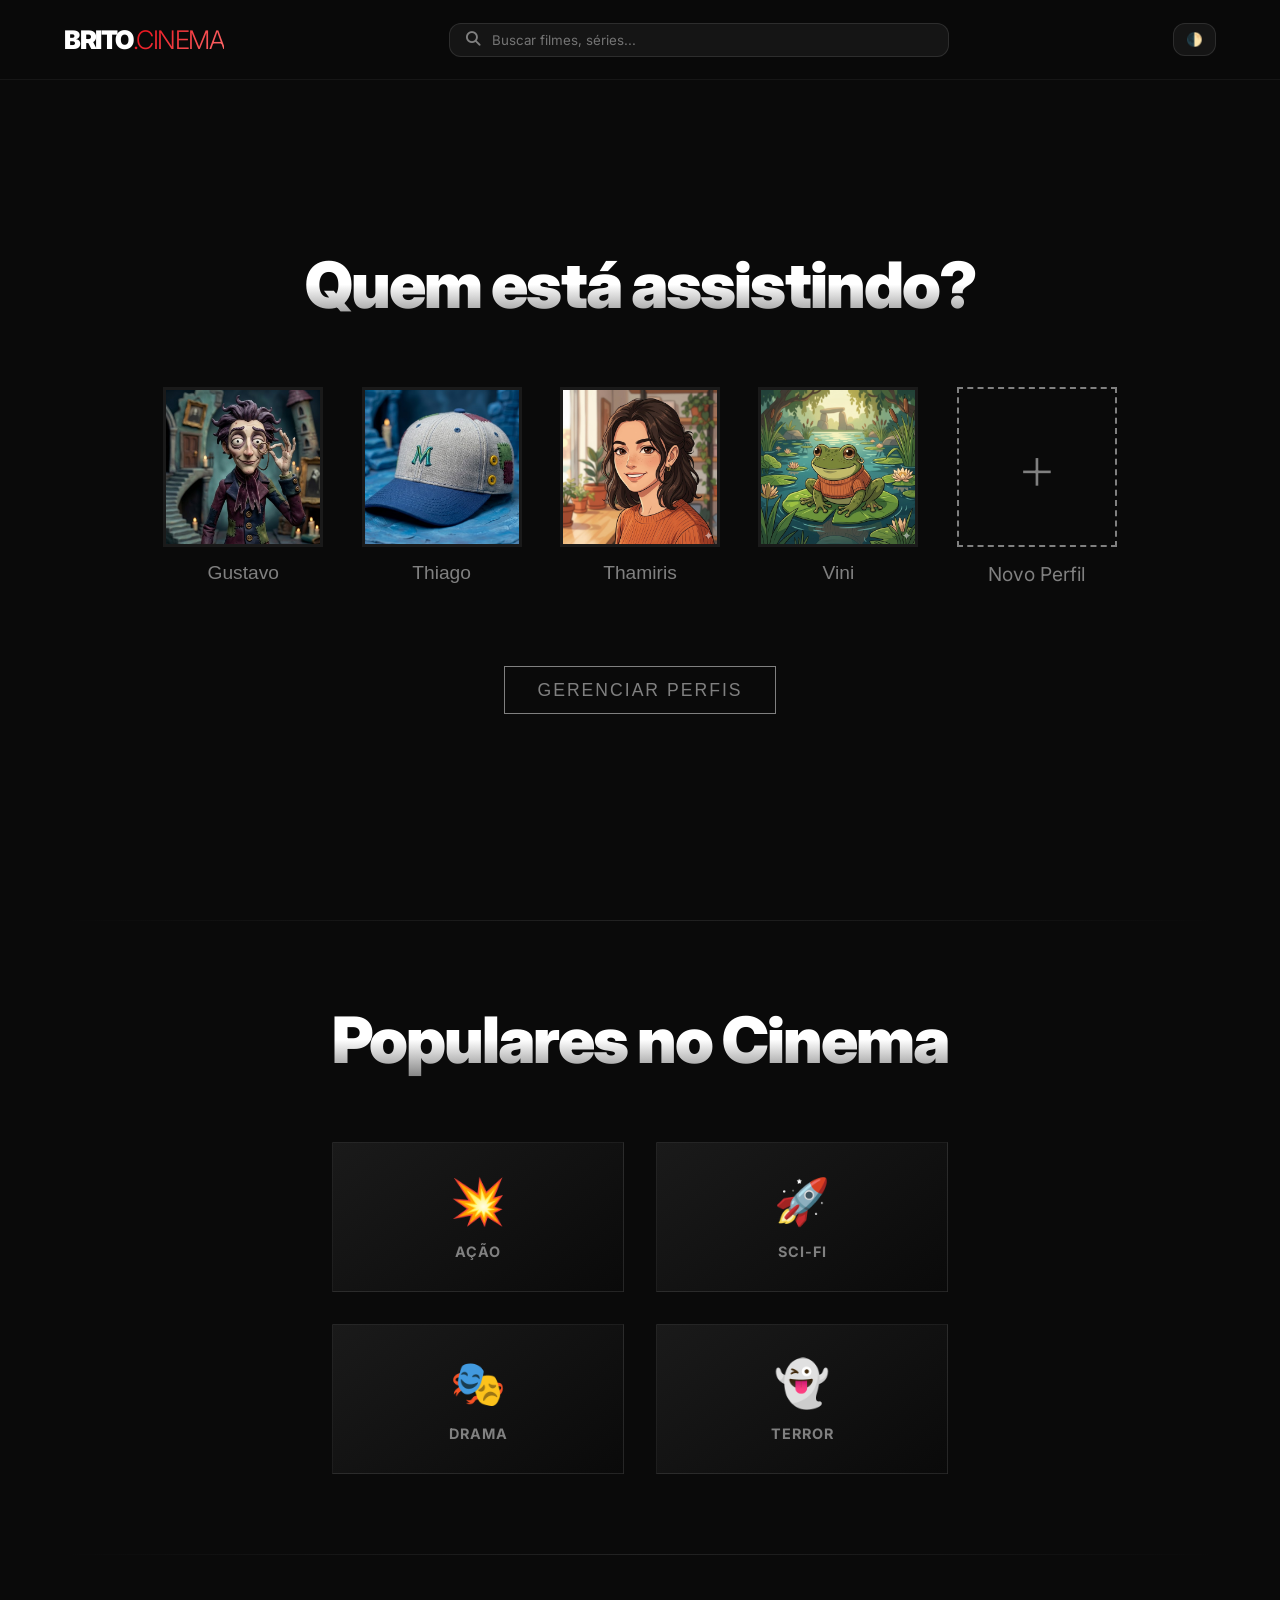
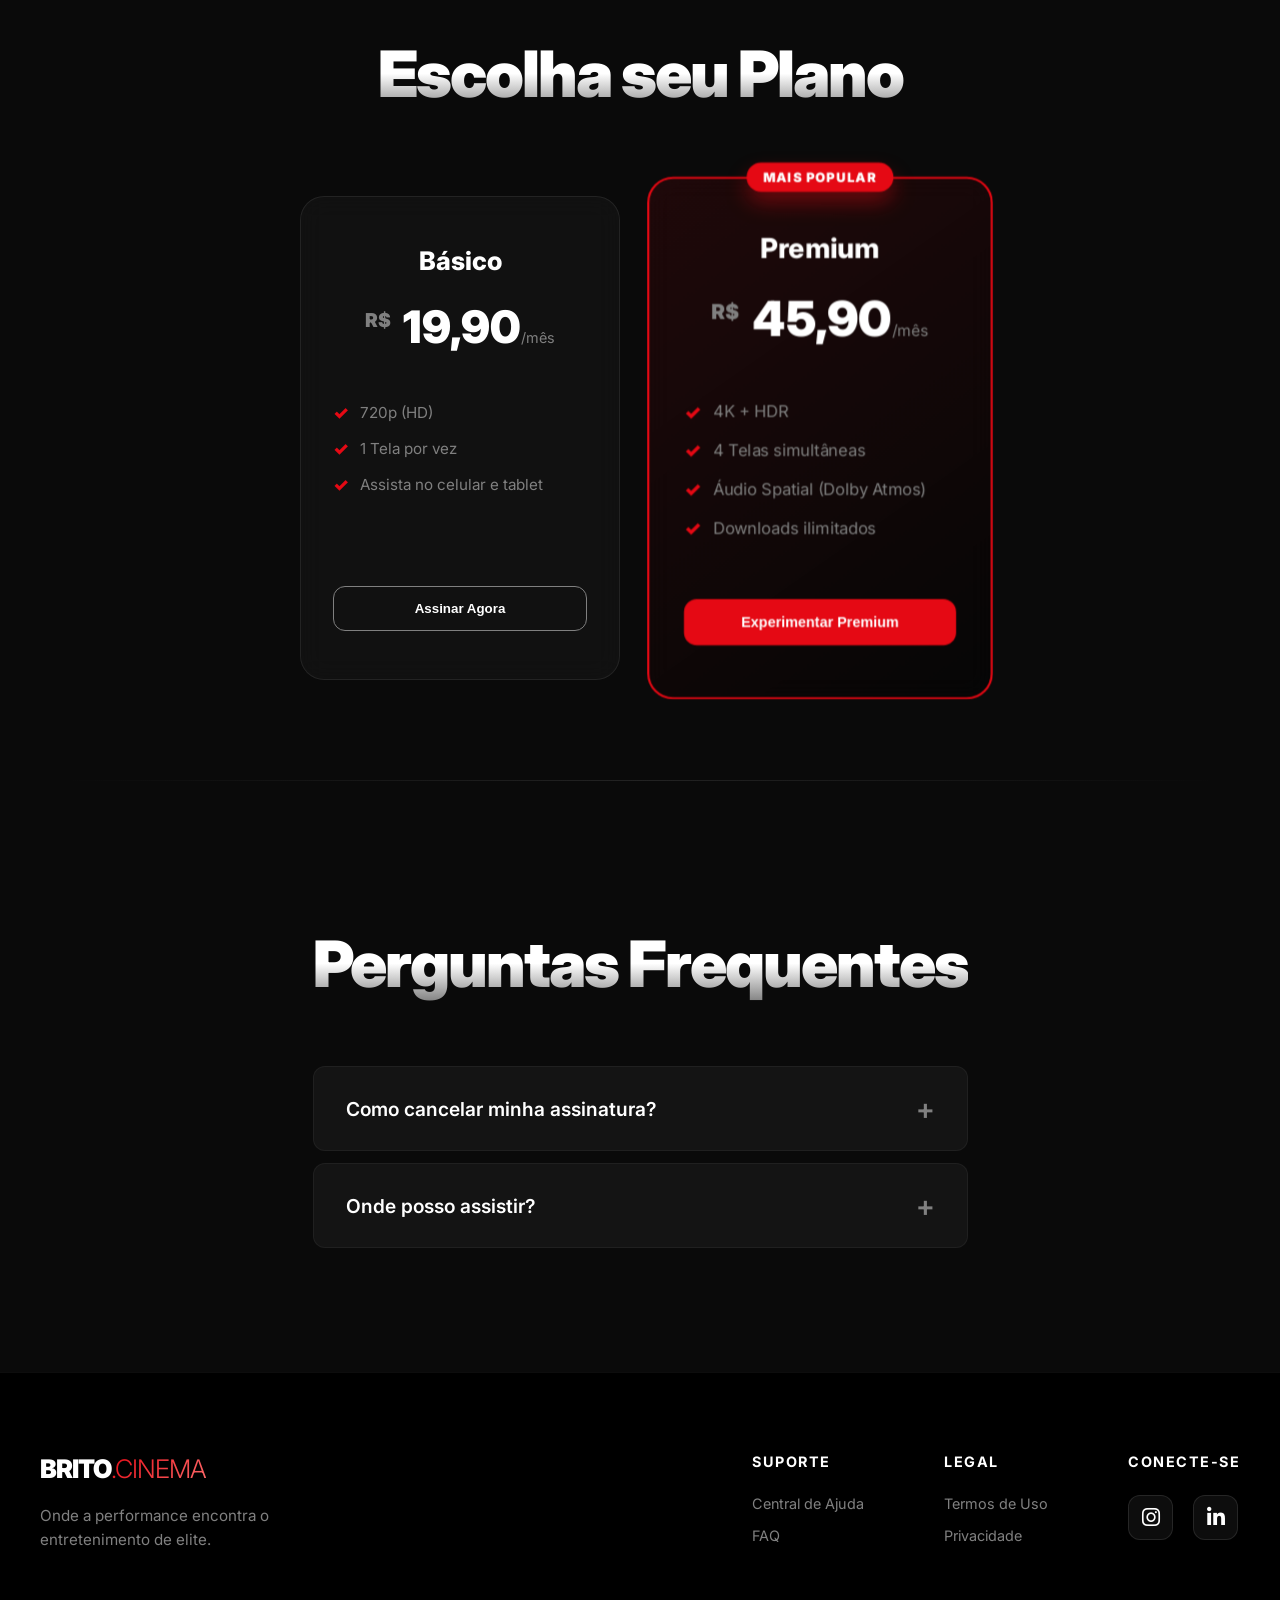
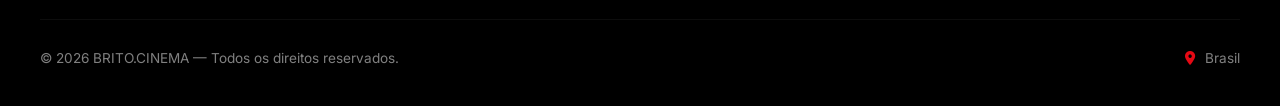
<file: index.html>
<!DOCTYPE html>
<html lang="pt-br">

<head>
    <meta charset="UTF-8">
    <meta name="viewport" content="width=device-width, initial-scale=1.0">
    <title>BRITO.CINEMA</title>
    <link rel="stylesheet" href="https://cdnjs.cloudflare.com/ajax/libs/font-awesome/6.5.1/css/all.min.css">
    <link href="https://fonts.googleapis.com/css2?family=Inter:wght@400;600;700;900&display=swap" rel="stylesheet">
    <link rel="stylesheet" href="./styles/base.css">
    <link rel="stylesheet" href="./styles/profiles.css">
    <link rel="stylesheet" href="./styles/trending.css">
    <link rel="stylesheet" href="./styles/plans.css">
    <link rel="stylesheet" href="./styles/faq.css">
    <link rel="stylesheet" href="./styles/footer.css">
    <link rel="stylesheet" href="./styles/header.css">

</head>

<body class="dark-mode">

    <div id="header-root"></div>

    <main>
        <div id="profiles-root"></div>
        <hr class="section-divider">
        <div id="trending-root"></div>
        <hr class="section-divider">
        <div id="plans-root"></div>
        <hr class="section-divider">
        <div id="faq-root"></div>
    </main>

    <div id="footer-root"></div>

    <script src="./scripts/loader.js"></script>
    <script src="./scripts/theme.js"></script>
    <script src="./scripts/accordions.js"></script>
    <script src="./scripts/main.js"></script>
</body>
</html>
</file>
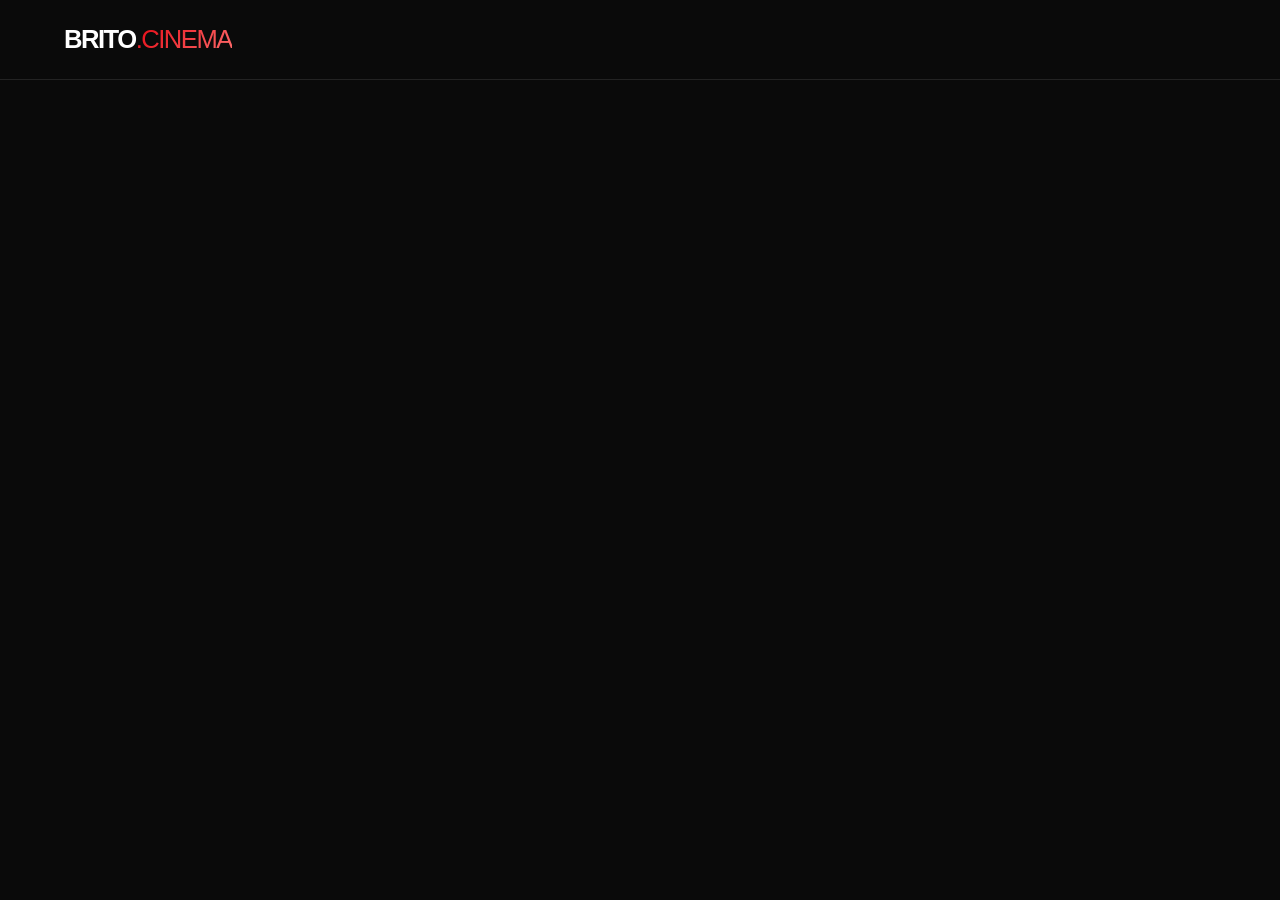
<file: results.html>
<!DOCTYPE html>
<html lang="pt-br">

<head>
    <meta charset="UTF-8">
    <meta name="viewport" content="width=device-width, initial-scale=1.0">
    <title>Filmes encontrados | BRITO.CINEMA</title>
    <link rel="stylesheet" href="/styles/base.css">
    <link rel="stylesheet" href="/styles/results.css">
</head>

<body>

    <header id="main-header">
        <div class="logo">
            <a href="/index.html">
                BRITO<span class="logo-sub">.CINEMA</span>
            </a>
        </div>
    </header>

  <section class="results-section">
    <h1 class="section-title" id="results-title"></h1>
    <div id="grid-cards" class="grid-cards"></div>
</section>

    <script src="/scripts/services/api.js"></script>
    <script src="/scripts/search.js"></script>

</body>

</html>
</file>
<file: styles/base.css>
:root {
    --primary: #e50914;
    --primary-hover: #ff1f1f;
    --bg-dark: #0a0a0a;
    --card-bg: #141414;
    --text-main: #fff;
    --text-muted: #808080;
    --header-glass: rgba(10, 10, 10, 0.75);
    --transition: all 0.5s cubic-bezier(0.23, 1, 0.32, 1);
}

.light-mode {
    --bg-dark: #f8f9fa;
    --card-bg: #fff;
    --text-main: #1a1a1a;
    --text-muted: #707070;
    --header-glass: rgba(248, 249, 250, 0.8);
}

* {
    margin: 0;
    padding: 0;
    box-sizing: border-box;
    -webkit-font-smoothing: antialiased;
}

body {
    background: var(--bg-dark);
    color: var(--text-main);
    font-family: 'Inter', sans-serif;
    overflow-x: hidden;
    transition: background 0.6s ease;
}

main {
    min-height: 100vh;
    padding: 120px 20px 60px;
    max-width: 1200px;
    margin: 0 auto;
    display: flex;
    flex-direction: column;
    align-items: center;
}

header {
    position: fixed;
    top: 0;
    width: 100%;
    height: 80px;
    padding: 0 5%;
    z-index: 1000;
    display: flex;
    justify-content: space-between;
    align-items: center;
    background: var(--bg-dark);
    border-bottom: 1px solid rgba(255, 255, 255, 0.1);
    transition: var(--transition);
}

#theme-toggle {
    background: rgba(255, 255, 255, 0.05);
    border: 1px solid rgba(255, 255, 255, 0.1);
    border-radius: 12px;
    padding: 8px 12px;
    cursor: pointer;
    transition: var(--transition);
}

.main-title,
.section-title {
    font-size: clamp(2rem, 6vw, 4rem);
    font-weight: 900;
    letter-spacing: -2px;
    margin-bottom: 4rem;
    text-align: center;
    background: linear-gradient(to bottom, var(--text-main) 50%, var(--text-muted));
    -webkit-background-clip: text;
    -webkit-text-fill-color: transparent;
}

.logo {
    font-size: 1.6rem;
    font-weight: 900;
    letter-spacing: -1.5px;
    text-transform: uppercase;
}

.logo a{
  text-decoration: none;
  color: inherit;
}

.logo-sub {
    font-weight: 300;
    background: linear-gradient(135deg, var(--primary), #ff6b6b);
    -webkit-background-clip: text;
    -webkit-text-fill-color: transparent;
}

.section-divider {
    height: 1px;
    width: 100%;
    margin: 5rem 0;
    border: 0;
    background: linear-gradient(90deg, transparent, rgba(255, 255, 255, 0.1), transparent);
}
</file>
<file: styles/profiles.css>
/* --- ESTILIZAÇÃO PROFILES BRITO.CINEMA --- */

.profile-container {
    display: flex;
    flex-direction: column;
    align-items: center;
    justify-content: center;
    min-height: 80vh;
    width: 100%;
    padding: 20px;
}

.profiles-wrapper {
    width: 100%;
    max-width: 1000px;
}

.profiles-list {
    list-style: none;
    display: flex;
    flex-wrap: wrap;
    justify-content: center;
    gap: clamp(1.5rem, 3vw, 3rem);
}

/* Animação de Entrada (fadeInUp) */
.profile-item {
    opacity: 0;
    transform: translateY(30px);
    animation: fadeInUp 0.6s cubic-bezier(0.23, 1, 0.32, 1) forwards;
}

/* Delays para efeito cascata */
.profile-item:nth-child(1) { animation-delay: 0.1s; }
.profile-item:nth-child(2) { animation-delay: 0.2s; }
.profile-item:nth-child(3) { animation-delay: 0.3s; }
.profile-item:nth-child(4) { animation-delay: 0.4s; }
.profile-item:nth-child(5) { animation-delay: 0.5s; }

/* Botões e Links de Perfil */
.profile-btn, .profile-link {
    background: none;
    border: none;
    text-decoration: none;
    cursor: pointer;
    display: flex;
    flex-direction: column;
    align-items: center;
    group: hover;
}

/* Caixa da Imagem */
.avatar-box {
    width: clamp(100px, 14vw, 160px);
    height: clamp(100px, 14vw, 160px);
    border-radius: var(--border-radius);
    overflow: hidden;
    border: 3px solid transparent;
    transition: var(--transition);
    background-color: #1a1a1a;
    position: relative;
}

.avatar-box img {
    width: 100%;
    height: 100%;
    object-fit: cover;
    transition: transform 0.4s ease;
}

/* Efeito Hover no Avatar */
.profile-item:hover .avatar-box {
    border-color: var(--text-main);
    transform: scale(1.05);
}

.profile-item:active .avatar-box {
    transform: scale(0.95);
}

/* Nome do Perfil */
.profile-name {
    margin-top: 15px;
    color: var(--text-muted);
    font-size: clamp(0.9rem, 1.5vw, 1.2rem);
    transition: var(--transition);
}

.profile-item:hover .profile-name {
    color: var(--text-main);
}

/* Estilo Especial: Botão Novo Perfil */
.plus-icon {
    display: flex;
    align-items: center;
    justify-content: center;
    background-color: transparent;
    border: 2px dashed var(--text-muted);
}

.plus-icon span {
    font-size: 4rem;
    font-weight: 200;
    color: var(--text-muted);
    transition: var(--transition);
}

.profile-item:hover .plus-icon {
    background-color: var(--text-main);
    border-style: solid;
}

.profile-item:hover .plus-icon span {
    color: var(--bg-dark);
    transform: rotate(90deg);
}

/* Área do Botão de Gerenciar */
.manage-area {
    margin-top: 5rem;
}

.btn-manage {
    background: transparent;
    border: 1px solid var(--text-muted);
    color: var(--text-muted);
    padding: 0.8rem 2rem;
    font-size: 1.1rem;
    font-weight: 500;
    text-transform: uppercase;
    letter-spacing: 2px;
    cursor: pointer;
    transition: var(--transition);
}

.btn-manage:hover {
    color: var(--text-main);
    border-color: var(--text-main);
    background: rgba(255, 255, 255, 0.05);
}

/* Keyframes */
@keyframes fadeInUp {
    to {
        opacity: 1;
        transform: translateY(0);
    }
}

/* Responsividade */
@media (max-width: 600px) {
    .profiles-list {
        gap: 1.5rem;
    }
    .profile-container {
        min-height: auto;
        padding-top: 100px;
    }
}
</file>
<file: styles/trending.css>
.trending-grid {
    display: grid;
    grid-template-columns: repeat(auto-fit, minmax(220px, 1fr));
    gap: 2rem;
    width: 100%;
}

.trending-card {
    height: 150px;
    background: linear-gradient(145deg, #1a1a1a, #0a0a0a);
    border-radius: var(--border-radius);
    display: flex;
    flex-direction: column;
    align-items: center;
    justify-content: center;
    gap: 15px;
    border: 1px solid rgba(255, 255, 255, 0.08);
    cursor: pointer;
    transition: var(--transition);
}

.genre-icon {
    font-size: 2.8rem;
    transition: transform 0.4s cubic-bezier(0.175, 0.885, 0.32, 1.275);
}

.genre-label {
    font-weight: 700;
    text-transform: uppercase;
    letter-spacing: 1px;
    color: var(--text-muted);
    font-size: 0.9rem;
}

.trending-card:hover {
    transform: translateY(-12px);
    border-color: var(--primary);
    background: #1a1a1a;
}

.trending-card:hover .genre-icon {
    transform: scale(1.3) rotate(-5deg);
}

.trending-card:hover .genre-label {
    color: var(--text-main);
    text-shadow: 0 0 10px var(--primary);
}
</file>
<file: styles/plans.css>
/* --- UPGRADE NA SEÇÃO DE PLANOS --- */
.plans-grid {
    display: flex;
    justify-content: center;
    gap: 2.5rem;
    flex-wrap: wrap;
    width: 100%;
    padding: 20px 0;
}

.plan-card {
    background: rgba(255, 255, 255, 0.03);
    backdrop-filter: blur(12px);
    padding: 3rem 2rem;
    border-radius: 24px;
    width: 320px;
    text-align: center;
    border: 1px solid rgba(255, 255, 255, 0.08);
    transition: all 0.5s cubic-bezier(0.23, 1, 0.32, 1);
    display: flex;
    flex-direction: column;
    position: relative;
}

/* Efeito ao passar o mouse */
.plan-card:hover {
    transform: translateY(-15px);
    background: rgba(255, 255, 255, 0.05);
    border-color: rgba(255, 255, 255, 0.2);
    box-shadow: 0 20px 40px rgba(0, 0, 0, 0.4);
}

/* Destaque do Plano Premium */
.plan-card.featured {
    border: 2px solid var(--primary);
    background: linear-gradient(145deg, rgba(229, 9, 20, 0.1), rgba(0, 0, 0, 0.4));
    transform: scale(1.08);
    z-index: 2;
}

.plan-card.featured:hover {
    transform: scale(1.1) translateY(-15px);
    box-shadow: 0 0 30px rgba(229, 9, 20, 0.3);
}

/* Selo de "Mais Popular" */
.badge {
    position: absolute;
    top: -15px;
    left: 50%;
    transform: translateX(-50%);
    background: var(--primary);
    color: white;
    padding: 6px 15px;
    border-radius: 50px;
    font-size: 0.75rem;
    font-weight: 900;
    text-transform: uppercase;
    letter-spacing: 1px;
    box-shadow: 0 10px 20px rgba(229, 9, 20, 0.4);
}

.plan-card h3 {
    font-size: 1.6rem;
    margin-bottom: 10px;
    font-weight: 800;
}

/* Estilo do Preço */
.price {
    font-size: 2.8rem;
    font-weight: 900;
    color: var(--text-main);
    margin: 1.5rem 0;
}

.price span {
    font-size: 1.2rem;
    vertical-align: super;
    color: var(--text-muted);
    margin-right: 4px;
}

.price small {
    font-size: 0.9rem;
    color: var(--text-muted);
    font-weight: 400;
}

/* Lista de Benefícios */
.plan-features {
    list-style: none;
    text-align: left;
    margin: 1.5rem 0 2.5rem;
    flex-grow: 1;
}

.plan-features li {
    color: var(--text-muted);
    margin-bottom: 15px;
    font-size: 0.95rem;
    display: flex;
    align-items: center;
}

.plan-features li::before {
    content: "✓";
    color: var(--primary);
    margin-right: 12px;
    font-weight: 900;
    font-size: 1.1rem;
}

/* Botões de Assinatura */
.btn-plan {
    background: transparent;
    border: 1px solid var(--text-muted);
    color: var(--text-main);
    padding: 14px;
    border-radius: 12px;
    font-weight: 700;
    cursor: pointer;
    transition: 0.3s;
}

.btn-plan:hover {
    background: white;
    color: black;
    border-color: white;
}

.btn-featured {
    background: var(--primary);
    border: none;
}

.btn-featured:hover {
    background: var(--primary-hover);
    transform: scale(1.05);
}
</file>
<file: styles/faq.css>
/* --- FAQ ALINHADO (MESMO TAMANHO) --- */
.faq-section {
    padding: 4rem 20px;
    display: flex;
    flex-direction: column;
    align-items: center;
}

.faq-container {
    width: 100%;
    max-width: 850px;
    display: grid;
    gap: 12px;
}

.faq-item {
    background: var(--card-bg);
    border: 1px solid rgba(255, 255, 255, .05);
    border-radius: 12px;
    overflow: hidden;
    transition: var(--transition);
}

.faq-item:hover,
.faq-item.active {
    background: rgba(255, 255, 255, .06);
    border-color: var(--primary);
}

.faq-question {
    width: 100%;
    padding: 1.5rem 2rem;
    display: flex;
    justify-content: space-between;
    align-items: center;
    background: none;
    border: none;
    cursor: pointer;
    color: var(--text-main);
    font: 600 1.2rem 'Inter', sans-serif;
}

.faq-icon {
    font-size: 1.8rem;
    color: var(--text-muted);
    transition: .4s;
}

.faq-answer {
    max-height: 0;
    opacity: 0;
    padding: 0 2rem;
    color: var(--text-muted);
    line-height: 1.6;
    transition: .5s ease;
}

/* --- STATES --- */
.faq-question:hover,
.faq-item.active .faq-icon {
    color: var(--primary);
}

.faq-item.active .faq-answer {
    max-height: 500px;
    opacity: 1;
    padding-bottom: 2rem;
}

.faq-item.active .faq-icon {
    transform: rotate(45deg);
}

@media (max-width: 600px) {
    .faq-question {
        font-size: 1rem;
        padding: 1.2rem;
    }

    .faq-answer {
        padding: 0 1.2rem;
    }

    .faq-item.active .faq-answer {
        padding-bottom: 1.5rem;
    }
}
</file>
<file: styles/footer.css>
/* --- FOOTER BRITO.CINEMA --- */
#main-footer {
    background: #000;
    padding: 80px 20px 40px;
    border-top: 1px solid rgba(255, 255, 255, 0.05);
    font-family: 'Inter', sans-serif;
}

.footer-container {
    max-width: 1200px;
    margin: 0 auto;
    display: flex;
    justify-content: space-between;
    flex-wrap: wrap;
    gap: 50px;
}

.footer-brand .logo {
    font-size: 1.6rem;
    font-weight: 900;
    color: #fff;
    margin-bottom: 20px;
    letter-spacing: -1px;
}

.footer-brand p {
    color: var(--text-muted);
    font-size: 0.95rem;
    line-height: 1.6;
    max-width: 280px;
}

/* Grid de Navegação */
.footer-grid {
    display: flex;
    gap: 80px;
}

.footer-column h4 {
    color: #fff;
    font-size: 0.9rem;
    margin-bottom: 25px;
    text-transform: uppercase;
    letter-spacing: 1.5px;
}

.footer-column a {
    display: block;
    color: var(--text-muted);
    text-decoration: none;
    font-size: 0.9rem;
    margin-bottom: 15px;
    transition: var(--transition);
}

.footer-column a:hover {
    color: var(--primary);
}

/* Social Links - Foco em Instagram e LinkedIn */
.social-links {
    display: flex;
    gap: 20px;
}

.social-links a {
    width: 45px;
    height: 45px;
    background: rgba(255, 255, 255, 0.05);
    color: #fff;
    display: flex;
    align-items: center;
    justify-content: center;
    border-radius: 12px;
    font-size: 1.3rem;
    transition: var(--transition);
    border: 1px solid rgba(255, 255, 255, 0.1);
}


/* Footer Bottom */
.footer-bottom {
    max-width: 1200px;
    margin: 60px auto 0;
    padding-top: 30px;
    border-top: 1px solid rgba(255, 255, 255, 0.05);
    display: flex;
    justify-content: space-between;
    align-items: center;
    color: var(--text-muted);
    font-size: 0.85rem;
}

.footer-info {
    display: flex;
    gap: 30px;
}

.region i {
    margin-right: 6px;
    color: var(--primary);
}

.author {
    font-weight: 600;
    color: var(--text-main);
}

/* Responsividade */
@media (max-width: 850px) {
    .footer-container {
        flex-direction: column;
        align-items: center;
        text-align: center;
    }
    .footer-grid {
        gap: 40px;
        flex-direction: column;
    }
    .footer-bottom {
        flex-direction: column;
        gap: 20px;
    }
    .social-links {
        justify-content: center;
    }
}
</file>
<file: styles/header.css>
header {
    position: fixed;
    top: 0;
    width: 100%;
    height: auto;
    min-height: 80px;
    padding: 10px 5%;
    z-index: 1000;
    display: grid;
    grid-template-columns: auto 1fr auto;
    align-items: center;
    gap: 20px;
    background: var(--bg-dark);
    background: var(--header-glass);
    border-bottom: 1px solid rgba(255, 255, 255, 0.05);
    transition: var(--transition);
}

.search-bar {
    display: flex;
    align-items: center;
    background: rgba(255, 255, 255, 0.05);
    border: 1px solid rgba(255, 255, 255, 0.1);
    border-radius: 12px;
    padding: 8px 16px;
    transition: var(--transition);
    max-width: 500px;
    justify-self: center;
    width: 100%;
}

.search-bar:focus-within {
    background: rgba(255, 255, 255, 0.1);
    border-color: var(--primary);
    box-shadow: 0 0 15px rgba(229, 9, 20, 0.2);
}

.search-bar i {
    color: var(--text-muted);
    font-size: 0.9rem;
    transition: var(--transition);
}

.search-bar input {
    background: transparent;
    border: none;
    color: var(--text-main);
    padding-left: 12px;
    outline: none;
    width: 100%;
    font-family: inherit;
}

.search-bar:focus-within i {
    color: var(--primary);
}

#theme-toggle {
    justify-self: end;

}

@media (max-width: 768px) {
    header {
        grid-template-columns: 1fr 1fr;
        padding: 15px 5%;
        gap: 10px;
    }

    .logo {
        grid-column: 1;
    }

    #theme-toggle {
        grid-column: 2;
    }

    .search-bar {
        grid-column: 1 / span 2;
        order: 3;
        margin-top: 5px;
        max-width: none;
    }

    header main {
        padding-top: 150px;
    }
}
</file>
<file: styles/results.css>
.results-section {
    padding: 4rem 2rem;
    margin-top: 60px;

}

.grid-cards {
    display: grid;
    grid-template-columns: repeat(auto-fill, minmax(220px, 1fr));
    justify-content: center;
    gap: 1rem;
}

.grid-cards img {
    width: 100%;
}

.grid-cards div {
    display: flex;
    flex-direction: column;
    justify-content: space-between;
    background-color: var(--card-bg);
    border-radius: 6px;
    overflow: hidden;
    transition: transform 0.2s;
    cursor: pointer;
}

.grid-cards div:hover {
    transform: scale(1.02);
}

.grid-cards div .card-info {
    padding: 0.5rem;
}

.grid-cards div .card-title {
    font-size: 1rem;
    margin-bottom: 0.25rem;
}

.grid-cards div .card-note {
    font-size: 0.8rem;
    font-weight: 600;
    color: var(--primary);
}
</file>
